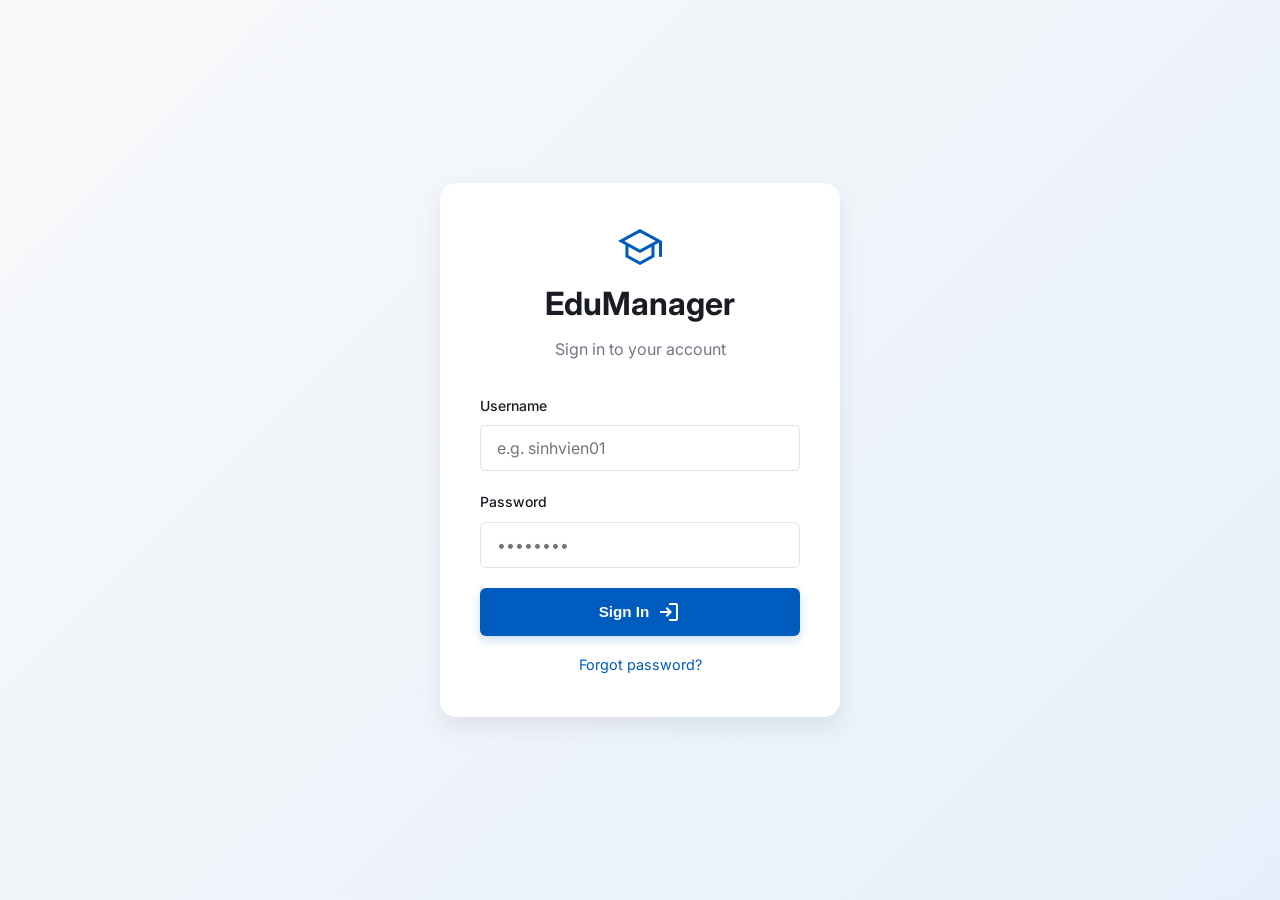
<file: frontend_lms/index.html>
<!DOCTYPE html>
<html lang="en">
<head>
    <meta charset="UTF-8">
    <meta name="viewport" content="width=device-width, initial-scale=1.0">
    <title>Login | EduManager</title>
    <link rel="stylesheet" href="assets/css/style.css">
</head>
<body>
    <div class="login-wrapper">
        <div class="login-box">
            <div class="login-header">
                <span class="material-symbols-outlined" style="font-size: 3rem; color: var(--primary);">school</span>
                <h1>EduManager</h1>
                <p class="text-muted" id="login-subtitle">Sign in to your account</p>
            </div>
            
            <div id="login-error"></div>
            <div id="reset-success" class="alert alert-success hidden"></div>

            <!-- Login Form -->
            <form id="login-form">
                <div class="form-group">
                    <label class="form-label">Username</label>
                    <input type="text" id="username" class="form-input" placeholder="e.g. sinhvien01" required>
                </div>
                <div class="form-group">
                    <label class="form-label">Password</label>
                    <input type="password" id="password" class="form-input" placeholder="••••••••" required>
                </div>
                <button type="submit" class="btn btn-primary" style="width: 100%;">
                    Sign In
                    <span class="material-symbols-outlined">login</span>
                </button>
                <p style="text-align: center; margin-top: 1rem;">
                    <a href="#" id="link-forgot-password" style="font-size: 0.9rem;">Forgot password?</a>
                </p>
            </form>

            <!-- Forgot Password Form -->
            <form id="forgot-password-form" class="hidden">
                <div class="form-group">
                    <label class="form-label">Student/Instructor ID</label>
                    <input type="text" id="reset-id" class="form-input" placeholder="e.g. SV001 or GV001" required>
                </div>
                <div class="form-group">
                    <label class="form-label">Registered Email</label>
                    <input type="email" id="reset-email" class="form-input" placeholder="your@email.com" required>
                </div>
                <div class="form-group">
                    <label class="form-label">New Password</label>
                    <input type="password" id="reset-new-password" class="form-input" placeholder="••••••••" required minlength="6">
                </div>
                <div class="form-group">
                    <label class="form-label">Confirm New Password</label>
                    <input type="password" id="reset-confirm-password" class="form-input" placeholder="••••••••" required minlength="6">
                </div>
                <button type="submit" class="btn btn-primary" style="width: 100%;" id="btn-reset">
                    Reset Password
                    <span class="material-symbols-outlined">lock_reset</span>
                </button>
                <p style="text-align: center; margin-top: 1rem;">
                    <a href="#" id="link-back-login" style="font-size: 0.9rem;">&larr; Back to Sign In</a>
                </p>
            </form>
        </div>
    </div>

    <script type="module" src="assets/js/views/login.js"></script>
</body>
</html>
</file>
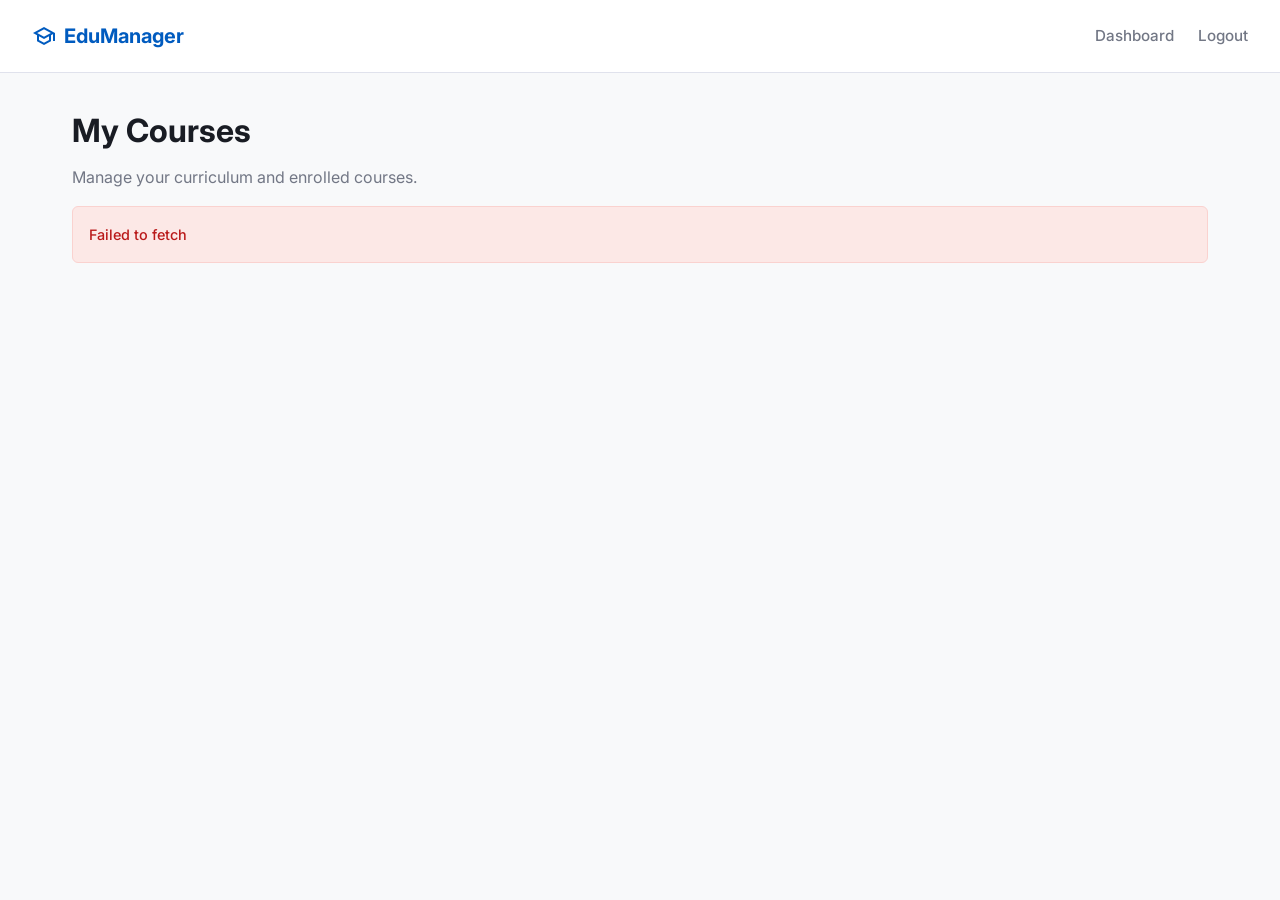
<file: frontend_lms/assignment.html>
<!DOCTYPE html>
<html lang="en">
<head>
    <meta charset="UTF-8">
    <meta name="viewport" content="width=device-width, initial-scale=1.0">
    <title>Assignment Details | EduManager</title>
    <link rel="stylesheet" href="assets/css/style.css">
    <style>
        .submission-card { background: #fdfdfd; border-left: 4px solid var(--primary); }
    </style>
</head>
<body>
    <main class="container">
        <a href="javascript:history.back()" class="nav-link mb-4" style="display:inline-block;">&larr; Back</a>
        
        <div id="assignment-details" class="card mb-6">
            <h1>Loading...</h1>
        </div>

        <div id="error-container"></div>

        <!-- Student Submission Section -->
        <div id="student-section" class="card mb-4 hidden">
            <h3>Submit Your Work</h3>
            <form id="submission-form" class="mt-4">
                <div class="form-group">
                    <label class="form-label">Upload File (PDF, DOCX, ZIP, etc.)</label>
                    <input type="file" id="submission-file" class="form-input" accept=".pdf,.doc,.docx,.zip,.rar,image/*" required>
                </div>
                <div id="current-submission-info" class="mb-4"></div>
                <button type="submit" class="btn btn-primary">Submit Homework</button>
            </form>
        </div>

        <!-- Instructor Grading Section -->
        <div id="instructor-section" class="hidden">
            <h2 class="mb-4">Student Submissions</h2>
            <div id="submissions-list" class="grid grid-cols-1">
                <p>Loading submissions...</p>
            </div>
        </div>
    </main>

    <script type="module" src="assets/js/views/assignment.js"></script>
</body>
</html>
</file>
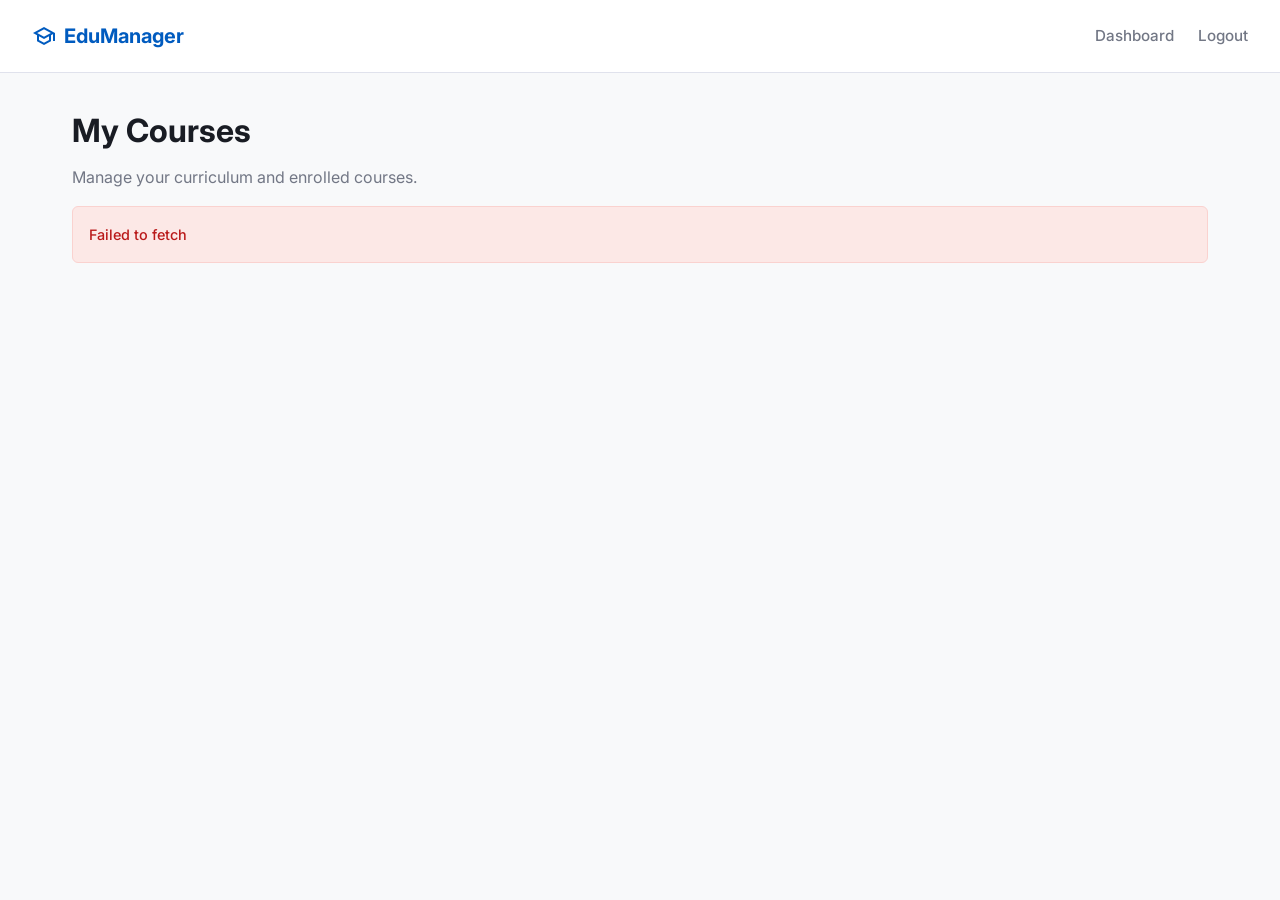
<file: frontend_lms/class.html>
<!DOCTYPE html>
<html lang="en">
<head>
    <meta charset="UTF-8">
    <meta name="viewport" content="width=device-width, initial-scale=1.0">
    <title>Class Sessions | EduManager</title>
    <link rel="stylesheet" href="assets/css/style.css">
</head>
<body>
    <main class="layout-container">
        <!-- Sidebar -->
        <aside class="sidebar">
            <div class="sidebar-header" id="sidebar-class-name">Loading...</div>
            <ul class="sidebar-menu" id="sidebar-menu">
                <li class="p-4 text-muted">Loading content...</li>
            </ul>
        </aside>

        <!-- Main Content -->
        <section class="main-content">
            <a href="dashboard.html" class="nav-link mb-4" style="display:inline-block;">&larr; Back to Dashboard</a>
            
            <div class="content-header flex justify-between items-center">
                <h1 id="class-title">Loading Class...</h1>
                <!-- Instructor Only Action -->
                <div class="flex gap-2">
                    <button id="btn-view-students" class="btn btn-outline hidden">
                        <span class="material-symbols-outlined">group</span> Students
                    </button>
                    <button id="btn-create-session" class="btn btn-primary hidden">
                        <span class="material-symbols-outlined">add</span> New Session
                    </button>
                    <button id="btn-create-assignment" class="btn btn-outline hidden">
                        <span class="material-symbols-outlined">add_task</span> New Assignment
                    </button>
                </div>
            </div>

            <div id="error-container"></div>

            <div id="forms-container" class="mb-4">
                <form id="form-create-session" class="card p-4 hidden" style="border-left: 4px solid var(--primary);">
                    <h3 class="mb-4">New Session</h3>
                    <div class="form-group">
                        <label class="form-label">Session Title</label>
                        <input type="text" id="input-session-title" class="form-input" required>
                    </div>
                    <div class="form-group">
                        <label class="form-label">Content</label>
                        <textarea id="input-session-content" class="form-input" rows="3"></textarea>
                    </div>
                    <div class="flex gap-2 mt-4">
                        <button type="submit" class="btn btn-primary">Create Session</button>
                        <button type="button" class="btn btn-outline" id="btn-cancel-session">Cancel</button>
                    </div>
                </form>

                <form id="form-create-assignment" class="card p-4 hidden" style="border-left: 4px solid var(--secondary);">
                    <h3 class="mb-4">New Assignment</h3>
                    <div class="form-group">
                        <label class="form-label">Select Session</label>
                        <select id="input-assignment-session" class="form-input" required></select>
                    </div>
                    <div class="form-group">
                        <label class="form-label">Assignment Title</label>
                        <input type="text" id="input-assignment-title" class="form-input" required>
                    </div>
                    <div class="form-group">
                        <label class="form-label">Description</label>
                        <textarea id="input-assignment-desc" class="form-input" rows="2"></textarea>
                    </div>
                    <div class="form-group">
                        <label class="form-label">Deadline</label>
                        <input type="datetime-local" id="input-assignment-deadline" class="form-input" required>
                    </div>
                    <div class="form-group">
                        <label class="form-label">Attached File (Optional)</label>
                        <input type="file" id="input-assignment-url" class="form-input" accept=".pdf,.doc,.docx,.zip,.rar,image/*">
                    </div>
                    <div class="flex gap-2 mt-4">
                        <button type="submit" class="btn btn-primary">Create Assignment</button>
                        <button type="button" class="btn btn-outline" id="btn-cancel-assignment">Cancel</button>
                    </div>
                </form>

                <form id="form-update-session" class="card p-4 hidden" style="border-left: 4px solid var(--primary);">
                    <h3 class="mb-4">Update Session</h3>
                    <input type="hidden" id="update-session-id">
                    <div class="form-group">
                        <label class="form-label">Session Title</label>
                        <input type="text" id="update-session-title" class="form-input" required>
                    </div>
                    <div class="form-group">
                        <label class="form-label">Content</label>
                        <textarea id="update-session-content" class="form-input" rows="3"></textarea>
                    </div>
                    <div class="flex gap-2 mt-4">
                        <button type="submit" class="btn btn-primary">Update Session</button>
                        <button type="button" class="btn btn-outline" id="btn-cancel-update-session">Cancel</button>
                    </div>
                </form>

                <form id="form-update-assignment" class="card p-4 hidden" style="border-left: 4px solid var(--primary);">
                    <h3 class="mb-4">Update Assignment</h3>
                    <input type="hidden" id="update-assignment-id">
                    <div class="form-group">
                        <label class="form-label">Assignment Title</label>
                        <input type="text" id="update-assignment-title" class="form-input" required>
                    </div>
                    <div class="form-group">
                        <label class="form-label">Description</label>
                        <textarea id="update-assignment-desc" class="form-input" rows="2"></textarea>
                    </div>
                    <div class="form-group">
                        <label class="form-label">Deadline</label>
                        <input type="datetime-local" id="update-assignment-deadline" class="form-input">
                    </div>
                    <div class="form-group">
                        <label class="form-label">Replace Attached File (Optional)</label>
                        <input type="file" id="update-assignment-url" class="form-input" accept=".pdf,.doc,.docx,.zip,.rar,image/*">
                    </div>
                    <div class="flex gap-2 mt-4">
                        <button type="submit" class="btn btn-primary">Update Assignment</button>
                        <button type="button" class="btn btn-outline" id="btn-cancel-update-assignment">Cancel</button>
                    </div>
                </form>
            </div>

            <!-- Dynamic Content Area -->
            <div id="dynamic-content">
                <div class="text-center text-muted mt-8">
                    <span class="material-symbols-outlined" style="font-size: 48px; margin-bottom: 1rem;">menu_book</span>
                    <p>Select a topic from the sidebar to view content.</p>
                </div>
            </div>

        </section>
    </main>

    <script type="module" src="assets/js/views/class.js"></script>
</body>
</html>
</file>
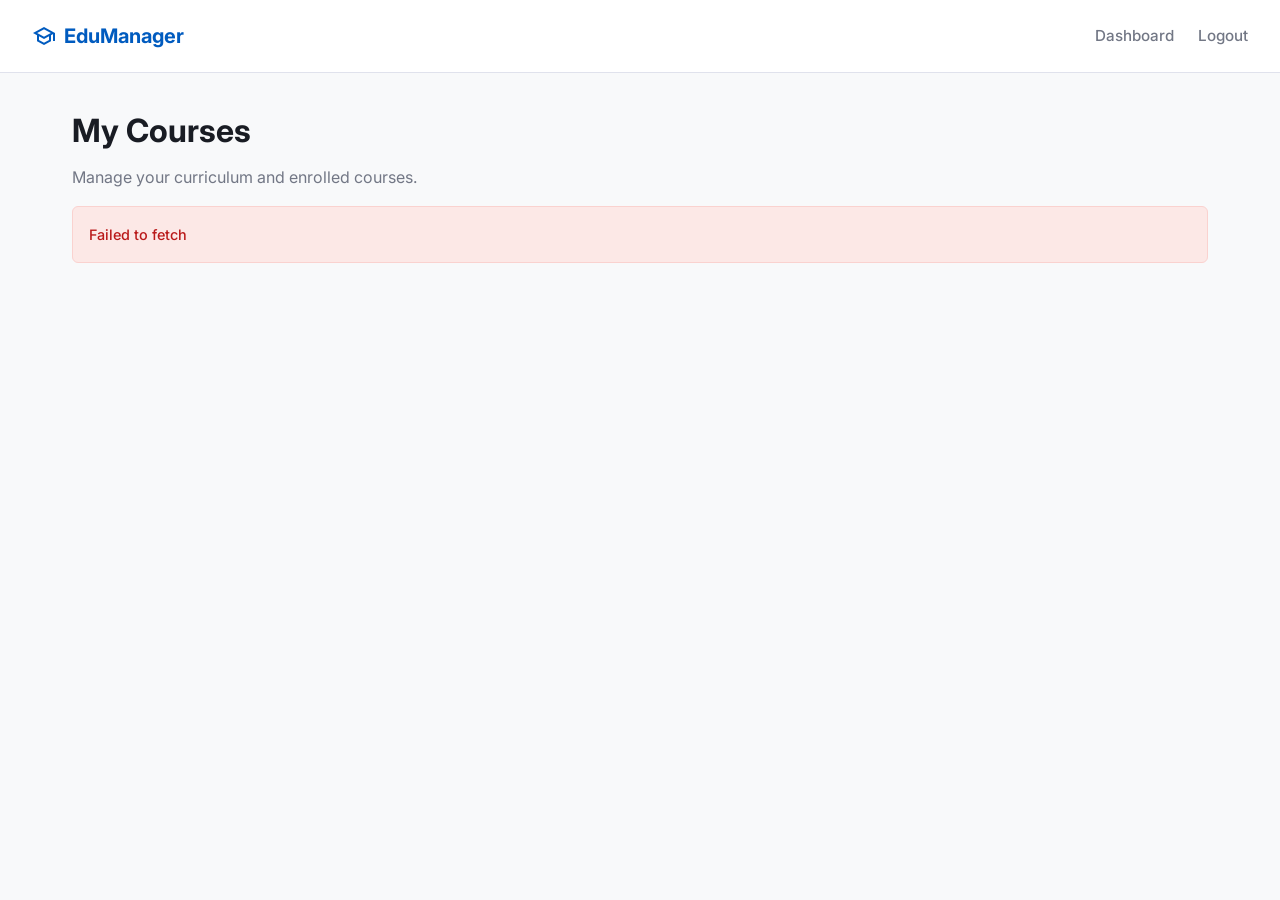
<file: frontend_lms/course.html>
<!DOCTYPE html>
<html lang="en">
<head>
    <meta charset="UTF-8">
    <meta name="viewport" content="width=device-width, initial-scale=1.0">
    <title>Course Details | EduManager</title>
    <link rel="stylesheet" href="assets/css/style.css">
</head>
<body>
    <main class="container">
        <a href="dashboard.html" class="nav-link mb-4" style="display:inline-block;">&larr; Back to Dashboard</a>
        
        <div id="course-header" class="mb-4">
            <h1>Loading...</h1>
        </div>

        <div id="error-container"></div>
        
        <div class="flex items-center justify-between mb-4">
            <h2>Classes</h2>
        </div>

        <div id="classes-grid" class="grid grid-cols-2">
            <p>Loading classes...</p>
        </div>
    </main>

    <script type="module" src="assets/js/views/course.js"></script>
</body>
</html>
</file>
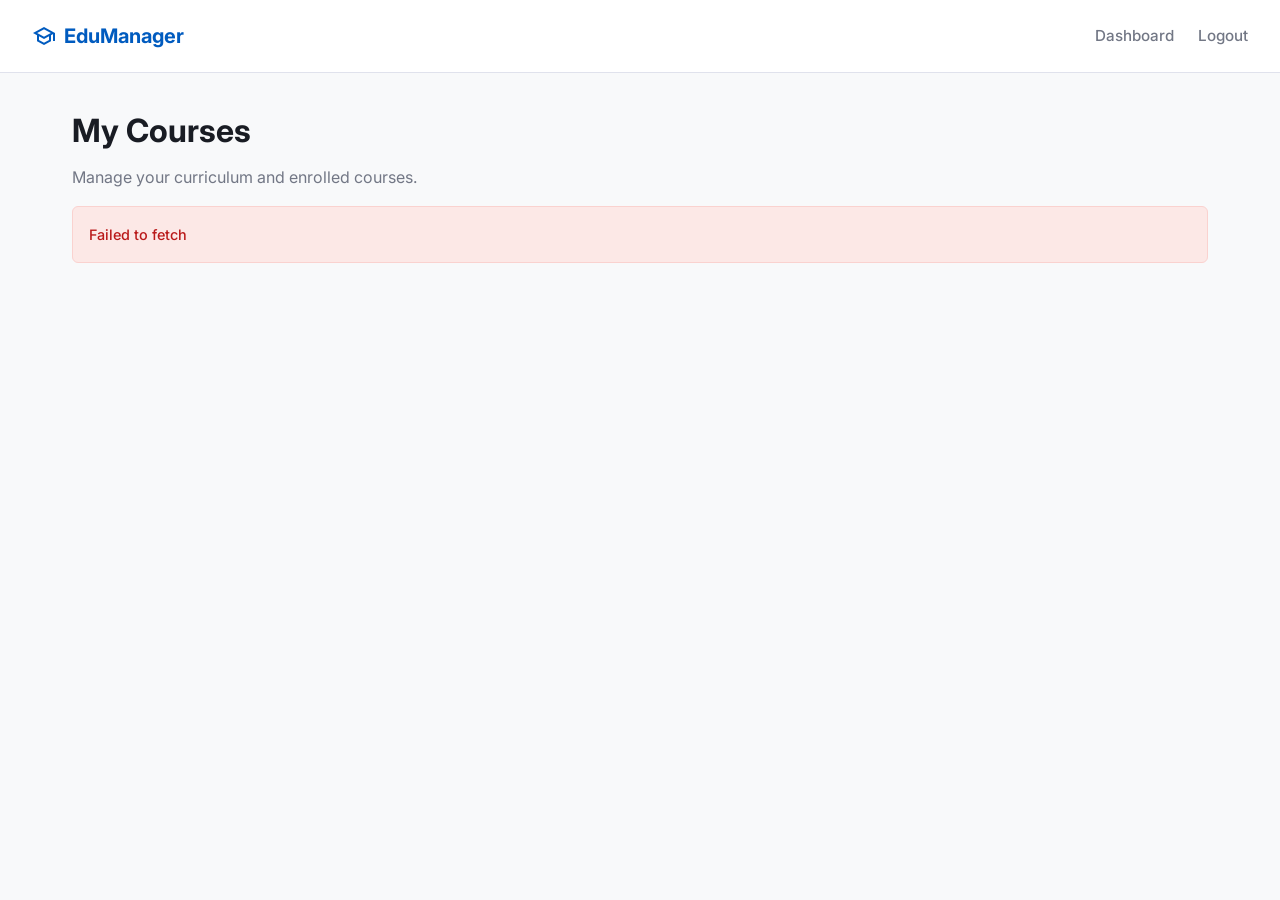
<file: frontend_lms/dashboard.html>
<!DOCTYPE html>
<html lang="en">
<head>
    <meta charset="UTF-8">
    <meta name="viewport" content="width=device-width, initial-scale=1.0">
    <title>Dashboard | EduManager</title>
    <link rel="stylesheet" href="assets/css/style.css">
</head>
<body>
    <!-- Navbar injected by app.js -->
    
    <main class="container">
        <div class="flex items-center justify-between mb-4">
            <div>
                <h1>My Courses</h1>
                <p class="text-muted">Manage your curriculum and enrolled courses.</p>
            </div>
        </div>

        <div id="error-container"></div>
        <div id="courses-grid" class="grid grid-cols-3">
            <p>Loading courses...</p>
        </div>
    </main>

    <script type="module" src="assets/js/views/dashboard.js"></script>
</body>
</html>
</file>
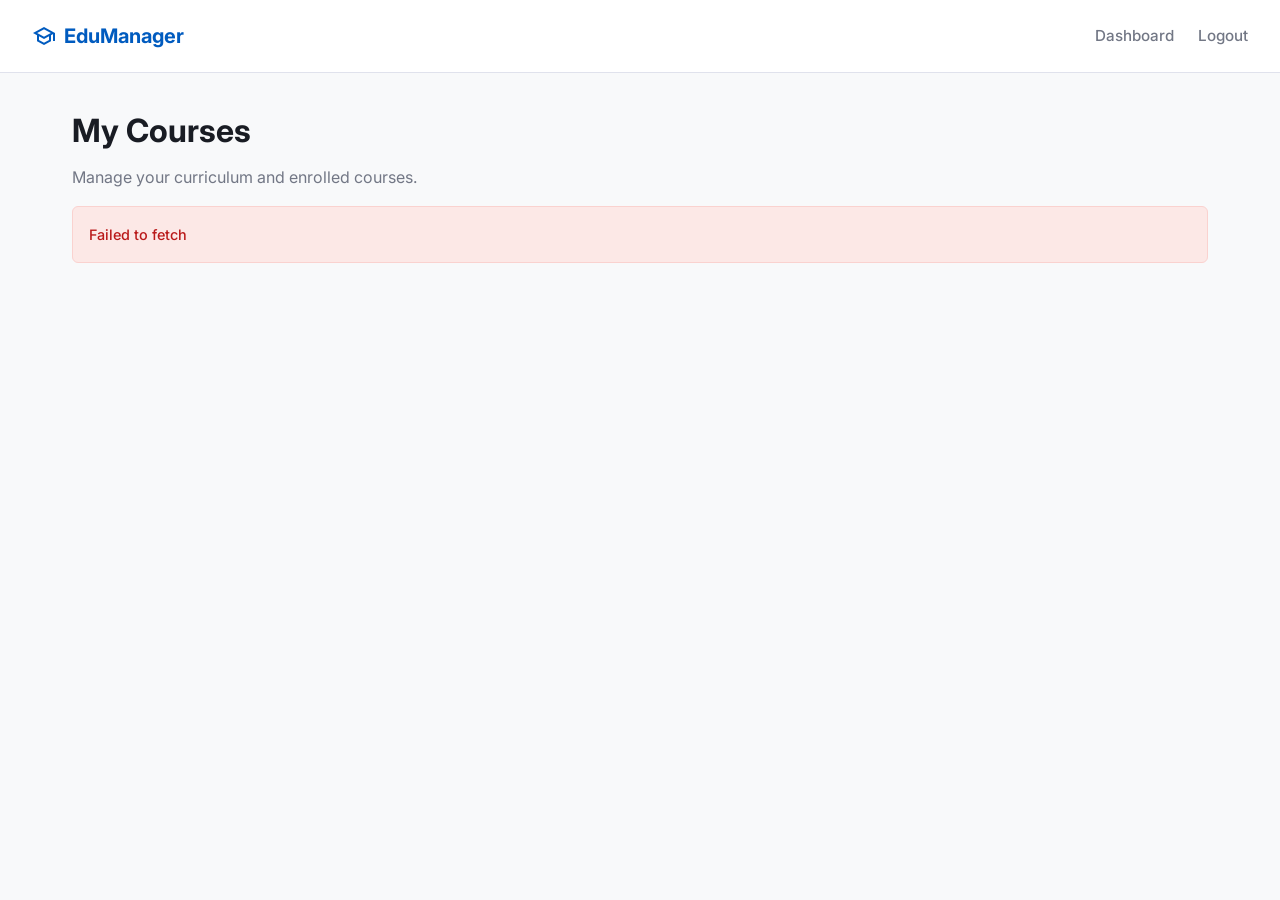
<file: frontend_lms/session.html>
<!DOCTYPE html>
<html lang="en">
<head>
    <meta charset="UTF-8">
    <meta name="viewport" content="width=device-width, initial-scale=1.0">
    <title>Session Assignments | EduManager</title>
    <link rel="stylesheet" href="assets/css/style.css">
</head>
<body>
    <main class="container">
        <a href="javascript:history.back()" class="nav-link mb-4" style="display:inline-block;">&larr; Back to Sessions</a>
        
        <div class="flex justify-between items-center mb-4">
            <div>
                <h1 id="session-title">Loading Session...</h1>
            </div>
            <!-- Instructor Only Action -->
            <button id="btn-create-assignment" class="btn btn-primary hidden">
                <span class="material-symbols-outlined">assignment_add</span> New Assignment
            </button>
        </div>

        <div id="error-container"></div>

        <!-- Create Assignment Form (Hidden by default) -->
        <div id="create-assignment-form" class="card mb-4 hidden">
            <h3>Create New Assignment</h3>
            <form id="assignment-form" class="mt-4">
                <div class="form-group">
                    <label class="form-label">Title</label>
                    <input type="text" id="assignment-title" class="form-input" required>
                </div>
                <div class="form-group">
                    <label class="form-label">Description</label>
                    <textarea id="assignment-desc" class="form-input" rows="3" required></textarea>
                </div>
                <div class="form-group">
                    <label class="form-label">Due Date</label>
                    <input type="datetime-local" id="assignment-due" class="form-input" required>
                </div>
                <div class="flex gap-2">
                    <button type="submit" class="btn btn-primary">Save Assignment</button>
                    <button type="button" id="btn-cancel-assignment" class="btn btn-outline">Cancel</button>
                </div>
            </form>
        </div>

        <div id="assignments-list" class="grid grid-cols-1">
            <p>Loading assignments...</p>
        </div>
    </main>

    <script type="module" src="assets/js/views/session.js"></script>
</body>
</html>
</file>
<file: frontend_lms/assets/css/style.css>
/* Google Fonts */
@import url('https://fonts.googleapis.com/css2?family=Inter:wght@400;500;600;700&display=swap');
@import url('https://fonts.googleapis.com/css2?family=Material+Symbols+Outlined:opsz,wght,FILL,GRAD@24,400,0,0');

/* CSS Variables for Premium Design */
:root {
    --primary: #005bbf;
    --primary-hover: #004493;
    --primary-light: #e6f0fa;
    --secondary: #5c5f60;
    --background: #f8f9fa;
    --surface: #ffffff;
    --text-main: #191c23;
    --text-muted: #727785;
    --border: #e0e2ec;
    --error: #ba1a1a;
    --success: #0d8a52;
    --radius-sm: 6px;
    --radius-md: 10px;
    --radius-lg: 16px;
    --shadow-sm: 0 2px 4px rgba(0,0,0,0.02);
    --shadow-md: 0 4px 12px rgba(0,0,0,0.05);
    --shadow-lg: 0 10px 24px rgba(0,0,0,0.08);
}

/* Reset & Basics */
* {
    margin: 0;
    padding: 0;
    box-sizing: border-box;
}

body {
    font-family: 'Inter', sans-serif;
    background-color: var(--background);
    color: var(--text-main);
    line-height: 1.6;
    -webkit-font-smoothing: antialiased;
}

a {
    color: var(--primary);
    text-decoration: none;
    transition: color 0.2s;
}

a:hover {
    color: var(--primary-hover);
}

/* Utility Classes */
.container {
    max-width: 1200px;
    margin: 0 auto;
    padding: 2rem;
}

.flex { display: flex; }
.flex-col { display: flex; flex-direction: column; }
.items-center { align-items: center; }
.justify-between { justify-content: space-between; }
.justify-center { justify-content: center; }
.gap-2 { gap: 0.5rem; }
.gap-4 { gap: 1rem; }
.gap-6 { gap: 1.5rem; }
.mt-4 { margin-top: 1rem; }
.mb-4 { margin-bottom: 1rem; }
.text-center { text-align: center; }
.text-muted { color: var(--text-muted); }
.hidden { display: none !important; }

/* Typography */
h1 { font-size: 2rem; font-weight: 700; margin-bottom: 0.5rem; }
h2 { font-size: 1.5rem; font-weight: 600; margin-bottom: 0.5rem; }
h3 { font-size: 1.25rem; font-weight: 600; margin-bottom: 0.25rem; }

/* Buttons */
.btn {
    display: inline-flex;
    align-items: center;
    justify-content: center;
    gap: 0.5rem;
    padding: 0.75rem 1.5rem;
    border-radius: var(--radius-sm);
    font-weight: 600;
    font-size: 0.95rem;
    cursor: pointer;
    border: none;
    transition: all 0.2s ease;
}

.btn-primary {
    background-color: var(--primary);
    color: white;
    box-shadow: 0 4px 10px rgba(0, 91, 191, 0.2);
}

.btn-primary:hover {
    background-color: var(--primary-hover);
    transform: translateY(-1px);
}

.btn-primary:disabled {
    opacity: 0.7;
    cursor: not-allowed;
}

.btn-outline {
    background-color: transparent;
    border: 1px solid var(--border);
    color: var(--text-main);
}

.btn-outline:hover {
    background-color: var(--primary-light);
    border-color: var(--primary);
    color: var(--primary);
}

/* Forms */
.form-group {
    margin-bottom: 1.25rem;
}

.form-label {
    display: block;
    font-size: 0.875rem;
    font-weight: 500;
    color: var(--text-main);
    margin-bottom: 0.5rem;
}

.form-input {
    width: 100%;
    padding: 0.75rem 1rem;
    border: 1px solid var(--border);
    border-radius: var(--radius-sm);
    font-family: 'Inter', sans-serif;
    font-size: 1rem;
    color: var(--text-main);
    background-color: var(--surface);
    transition: border-color 0.2s, box-shadow 0.2s;
}

.form-input:focus {
    outline: none;
    border-color: var(--primary);
    box-shadow: 0 0 0 3px var(--primary-light);
}

/* Cards */
.card {
    background-color: var(--surface);
    border-radius: var(--radius-md);
    padding: 1.5rem;
    box-shadow: var(--shadow-sm);
    border: 1px solid var(--border);
    transition: transform 0.2s, box-shadow 0.2s;
}

.card:hover {
    transform: translateY(-2px);
    box-shadow: var(--shadow-md);
}

/* Navigation */
.navbar {
    background-color: var(--surface);
    border-bottom: 1px solid var(--border);
    padding: 1rem 2rem;
    display: flex;
    justify-content: space-between;
    align-items: center;
    position: sticky;
    top: 0;
    z-index: 100;
}

.nav-brand {
    font-size: 1.25rem;
    font-weight: 700;
    color: var(--primary);
    display: flex;
    align-items: center;
    gap: 0.5rem;
}

.nav-links {
    display: flex;
    gap: 1.5rem;
}

.nav-link {
    color: var(--text-muted);
    font-weight: 500;
    font-size: 0.95rem;
    padding: 0.5rem 0;
}

.nav-link.active, .nav-link:hover {
    color: var(--primary);
}

/* Grids */
.grid {
    display: grid;
    gap: 1.5rem;
}

.grid-cols-2 { grid-template-columns: repeat(2, 1fr); }
.grid-cols-3 { grid-template-columns: repeat(3, 1fr); }

@media (max-width: 768px) {
    .grid-cols-2, .grid-cols-3 {
        grid-template-columns: 1fr;
    }
}

/* Badges */
.badge {
    display: inline-flex;
    align-items: center;
    justify-content: center;
    padding: 0.25rem 0.75rem;
    border-radius: 999px;
    font-size: 0.75rem;
    font-weight: 600;
    text-transform: uppercase;
    line-height: 1.2;
    white-space: nowrap;
    height: fit-content;
}
.badge-blue { background-color: var(--primary-light); color: var(--primary); }
.badge-green { background-color: #e6f4ea; color: var(--success); }

/* Alerts */
.alert {
    padding: 1rem;
    border-radius: var(--radius-sm);
    margin-bottom: 1rem;
    font-size: 0.9rem;
    font-weight: 500;
}
.alert-error { background-color: #fce8e6; color: var(--error); border: 1px solid #fad2cf; }
.alert-success { background-color: #e6f4ea; color: var(--success); border: 1px solid #ceead6; }

/* Login specific layout */
.login-wrapper {
    min-height: 100vh;
    display: flex;
    align-items: center;
    justify-content: center;
    background: linear-gradient(135deg, #f8f9fa 0%, #e6f0fa 100%);
    padding: 1rem;
}

.login-box {
    width: 100%;
    max-width: 400px;
    background: white;
    padding: 2.5rem;
    border-radius: var(--radius-lg);
    box-shadow: var(--shadow-lg);
}

.login-header {
    text-align: center;
    margin-bottom: 2rem;
}

/* Sidebar Layout for SPA */
.layout-container {
    display: flex;
    gap: 2rem;
    max-width: 1400px;
    margin: 0 auto;
    padding: 2rem;
    min-height: calc(100vh - 70px);
}

.sidebar {
    width: 300px;
    flex-shrink: 0;
    background-color: var(--surface);
    border-radius: var(--radius-md);
    box-shadow: var(--shadow-sm);
    border: 1px solid var(--border);
    padding: 1rem 0;
    height: fit-content;
    position: sticky;
    top: 90px;
}

.sidebar-header {
    padding: 0 1.5rem 1rem 1.5rem;
    font-weight: 700;
    font-size: 1.1rem;
    border-bottom: 1px solid var(--border);
    margin-bottom: 0.5rem;
}

.sidebar-menu {
    list-style: none;
}

.sidebar-menu-item {
    display: block;
    padding: 0.75rem 1.5rem;
    color: var(--text-main);
    font-weight: 600;
    cursor: pointer;
    transition: background-color 0.2s;
    border-left: 4px solid transparent;
}

.sidebar-menu-item:hover {
    background-color: var(--primary-light);
}

.sidebar-menu-item.active {
    background-color: var(--primary-light);
    border-left-color: var(--primary);
    color: var(--primary);
}

.sidebar-submenu {
    list-style: none;
    padding-left: 0;
    margin: 0.25rem 0;
}

.sidebar-submenu-item {
    display: block;
    padding: 0.5rem 1.5rem 0.5rem 2.5rem;
    color: var(--text-muted);
    font-size: 0.95rem;
    cursor: pointer;
    transition: all 0.2s;
    border-left: 4px solid transparent;
}

.sidebar-submenu-item:hover {
    color: var(--primary);
    background-color: var(--primary-light);
}

.sidebar-submenu-item.active {
    color: var(--primary);
    font-weight: 600;
    background-color: var(--primary-light);
    border-left-color: var(--primary);
}

.main-content {
    flex-grow: 1;
    background-color: var(--surface);
    border-radius: var(--radius-md);
    box-shadow: var(--shadow-sm);
    border: 1px solid var(--border);
    padding: 2rem;
    min-height: 500px;
}

.content-header {
    border-bottom: 1px solid var(--border);
    padding-bottom: 1.5rem;
    margin-bottom: 1.5rem;
}
</file>
